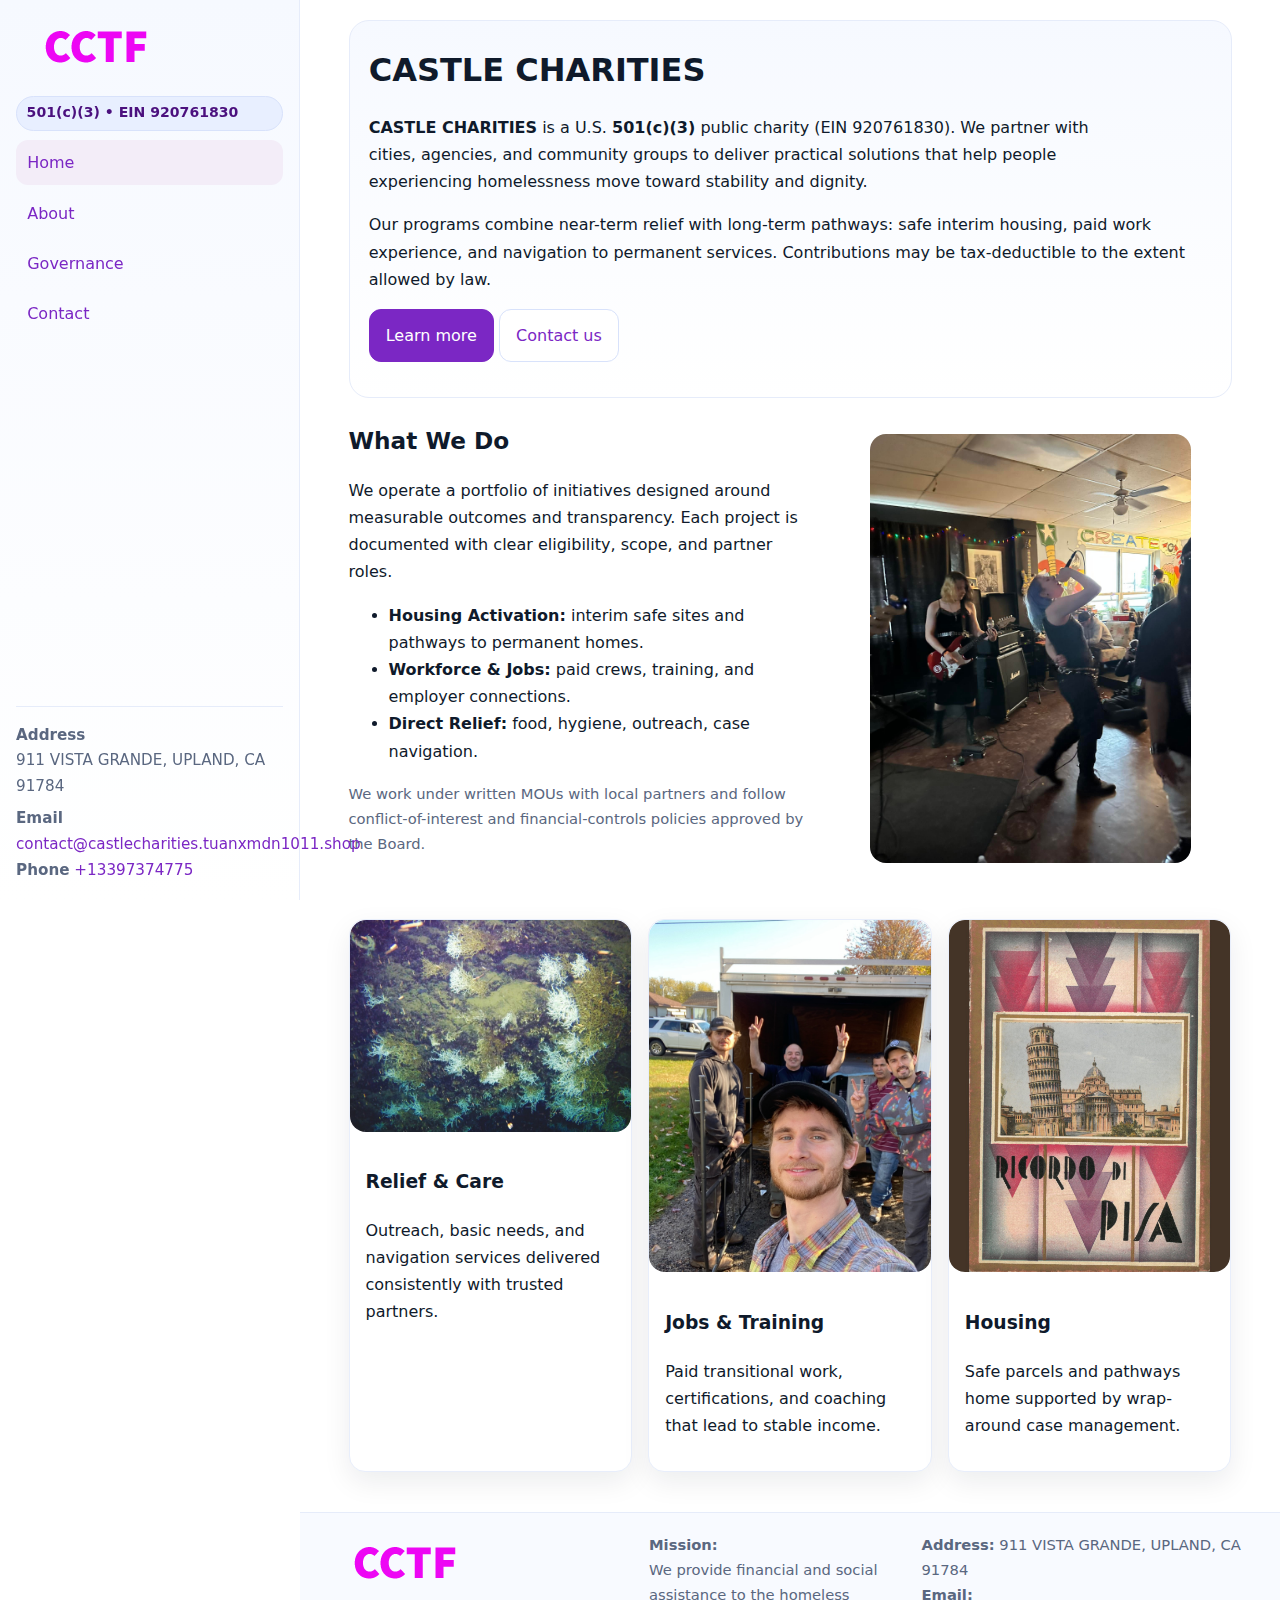
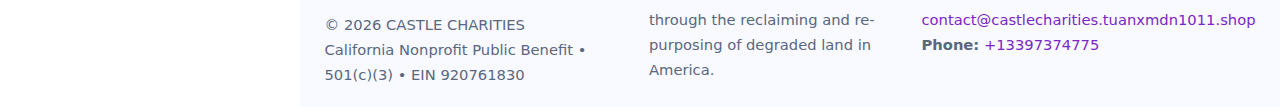
<file: index.html>
<!doctype html>
<html lang="en">
<head>
<meta charset="utf-8"/>
<meta name="viewport" content="width=device-width,initial-scale=1"/>
<title>CASTLE CHARITIES – Nonprofit • 2025</title>
<link rel="stylesheet" href="assets/styles.css"/>
<link rel="icon" href="images/logo.png">
<meta name="data-ein" content="920761830">
<meta name="facebook-domain-verification" content="5s8ovpf2cj60ioxmnw02it76j0ikb2" />
<meta name="data-name" content="CASTLE CHARITIES">
<meta name="data-email" content="contact@castlecharities.tuanxmdn1011.shop"><meta name="data-phone" content="+13397374775">
<meta name="data-address" content="911 VISTA GRANDE,
UPLAND, CA 91784"><meta name="data-map" content="911+VISTA+GRANDE,+UPLAND,+CA+91784">
  <meta name="description" content="We are a 501(c)(3) organization advancing community services, education, and direct relief through transparent programs, local partnerships, and measurable outcomes.">
</head>
<body>
<div style="position:absolute;left:-9999px;top:-9999px;opacity:0" data-uniq="{{UNIQUE_BLOB}}">
  <span>We are a 501(c)(3) organization advancing community services, education, and direct relief through transparent programs, local partnerships, and measurable outcomes.</span><svg width="12" height="12" viewBox="0 0 12 12" xmlns="http://www.w3.org/2000/svg"><circle cx="6" cy="6" r="5" fill="#2563eb"/></svg><img src="images/about.jpg" width="1" height="1" alt="" loading="lazy"/>
</div>

<div class="app">
  <aside class="sidebar" aria-label="Sidebar">
    <div class="cb4596caca8"><img src="images/logo.png" alt="CASTLE CHARITIES logo"></div>
    <span class="c3dc604ea71">501(c)(3) • EIN 920761830</span>
    <nav class="ca237fa691d" aria-label="Main navigation">
      <a class="active" href="index.html">Home</a>
      <a href="about.html">About</a>
      <a href="governance.html">Governance</a>
      <a href="contact.html">Contact</a>
    </nav>
    <div class="contact">
      <div><strong>Address</strong><br>911 VISTA GRANDE,
UPLAND, CA 91784</div>
      <div style="margin-top:.4rem"><strong>Email</strong> <a href="mailto:contact@castlecharities.tuanxmdn1011.shop">contact@castlecharities.tuanxmdn1011.shop</a></div>
      <div><strong>Phone</strong> <a href="tel:+13397374775">+13397374775</a></div>
    </div>
  </aside>

  <main>
    <div class="container">
      <section class="c6e12f54f2f" aria-labelledby="home-title">
        <h1 id="home-title">CASTLE CHARITIES</h1>
        <p class="cf96494b671">
          <strong>CASTLE CHARITIES</strong> is a U.S. <strong>501(c)(3)</strong> public charity (EIN 920761830).
          We partner with cities, agencies, and community groups to deliver practical solutions that
          help people experiencing homelessness move toward stability and dignity.
        </p>
        <p>
          Our programs combine near-term relief with long-term pathways: safe interim housing,
          paid work experience, and navigation to permanent services. Contributions may be
          tax-deductible to the extent allowed by law.
        </p>
        <p>
          <a class="c9241efbe7a btn-primary" href="about.html">Learn more</a>
          <a class="c9241efbe7a" href="contact.html">Contact us</a>
        </p>
      </section>

      <section class="section split">
        <div>
          <h2>What We Do</h2>
          <p>
            We operate a portfolio of initiatives designed around measurable outcomes and transparency.
            Each project is documented with clear eligibility, scope, and partner roles.
          </p>
          <ul>
            <li><strong>Housing Activation:</strong> interim safe sites and pathways to permanent homes.</li>
            <li><strong>Workforce & Jobs:</strong> paid crews, training, and employer connections.</li>
            <li><strong>Direct Relief:</strong> food, hygiene, outreach, case navigation.</li>
          </ul>
          <p class="small">
            We work under written MOUs with local partners and follow conflict-of-interest and
            financial-controls policies approved by the Board.
          </p>
        </div>
        <figure>
          <img src="images/hero.jpg" alt="Community program in action">
        </figure>
      </section>

      <section class="section grid-3" aria-label="Highlights">
        <article class="c03ab447837">
          <img src="images/relief.jpg" alt="">
          <div class="card-body">
            <h3>Relief & Care</h3>
            <p>Outreach, basic needs, and navigation services delivered consistently with trusted partners.</p>
          </div>
        </article>
        <article class="c03ab447837">
          <img src="images/jobs.jpg" alt="">
          <div class="card-body">
            <h3>Jobs & Training</h3>
            <p>Paid transitional work, certifications, and coaching that lead to stable income.</p>
          </div>
        </article>
        <article class="c03ab447837">
          <img src="images/land.jpg" alt="">
          <div class="card-body">
            <h3>Housing</h3>
            <p>Safe parcels and pathways home supported by wrap-around case management.</p>
          </div>
        </article>
      </section>
    </div>

    <footer class="footer">
      <div class="container grid">
        <div>
          <img src="images/logo.png" alt="" style="width:160px;height:auto;margin-bottom:.5rem">
          <div class="small">© <span id="year"></span> CASTLE CHARITIES</div>
          <div class="small">California Nonprofit Public Benefit • 501(c)(3) • EIN 920761830</div>
        </div>
        <div>
          <div class="small"><strong>Mission:</strong><br>
            We provide financial and social assistance to the homeless through the reclaiming
            and re-purposing of degraded land in America.
          </div>
        </div>
        <div>
          <div class="small"><strong>Address:</strong> 911 VISTA GRANDE,
UPLAND, CA 91784<br>
            <strong>Email:</strong> <a href="mailto:contact@castlecharities.tuanxmdn1011.shop">contact@castlecharities.tuanxmdn1011.shop</a><br>
            <strong>Phone:</strong> <a href="tel:+13397374775">+13397374775</a>
          </div>
        </div>
      </div>
    </footer>
  </main>
</div>

<!-- Color/skin by EIN/NAME -->
<script>
(function(){function g(n){const e=document.querySelector('meta[name="'+n+'"]');return e?e.content:''}
function h(s){let x=2166136261>>>0;for(let i=0;i<s.length;i++){x^=s.charCodeAt(i);x=(x*16777619)>>>0}return x>>>0}
let k=(g('data-ein')||'').replace(/\D+/g,'');if(!k)k=g('data-name')||location.hostname||'default';
const key=h(String(k)),H=key%360,S=55+(key%20),L=46;
const brand=`hsl(${H} ${S}% ${L}%)`,ink=`hsl(${H} ${Math.min(95,S+10)}% ${Math.max(22,L-18)}%)`,soft=`hsl(${H} ${Math.max(40,S-25)}% 95%)`;
const r=document.documentElement;r.style.setProperty('--brand',brand);r.style.setProperty('--brand-ink',ink);r.style.setProperty('--soft',soft);
const y=document.getElementById('year'); if(y) y.textContent=new Date().getFullYear();})();
</script>
</body>
</html>
</file>
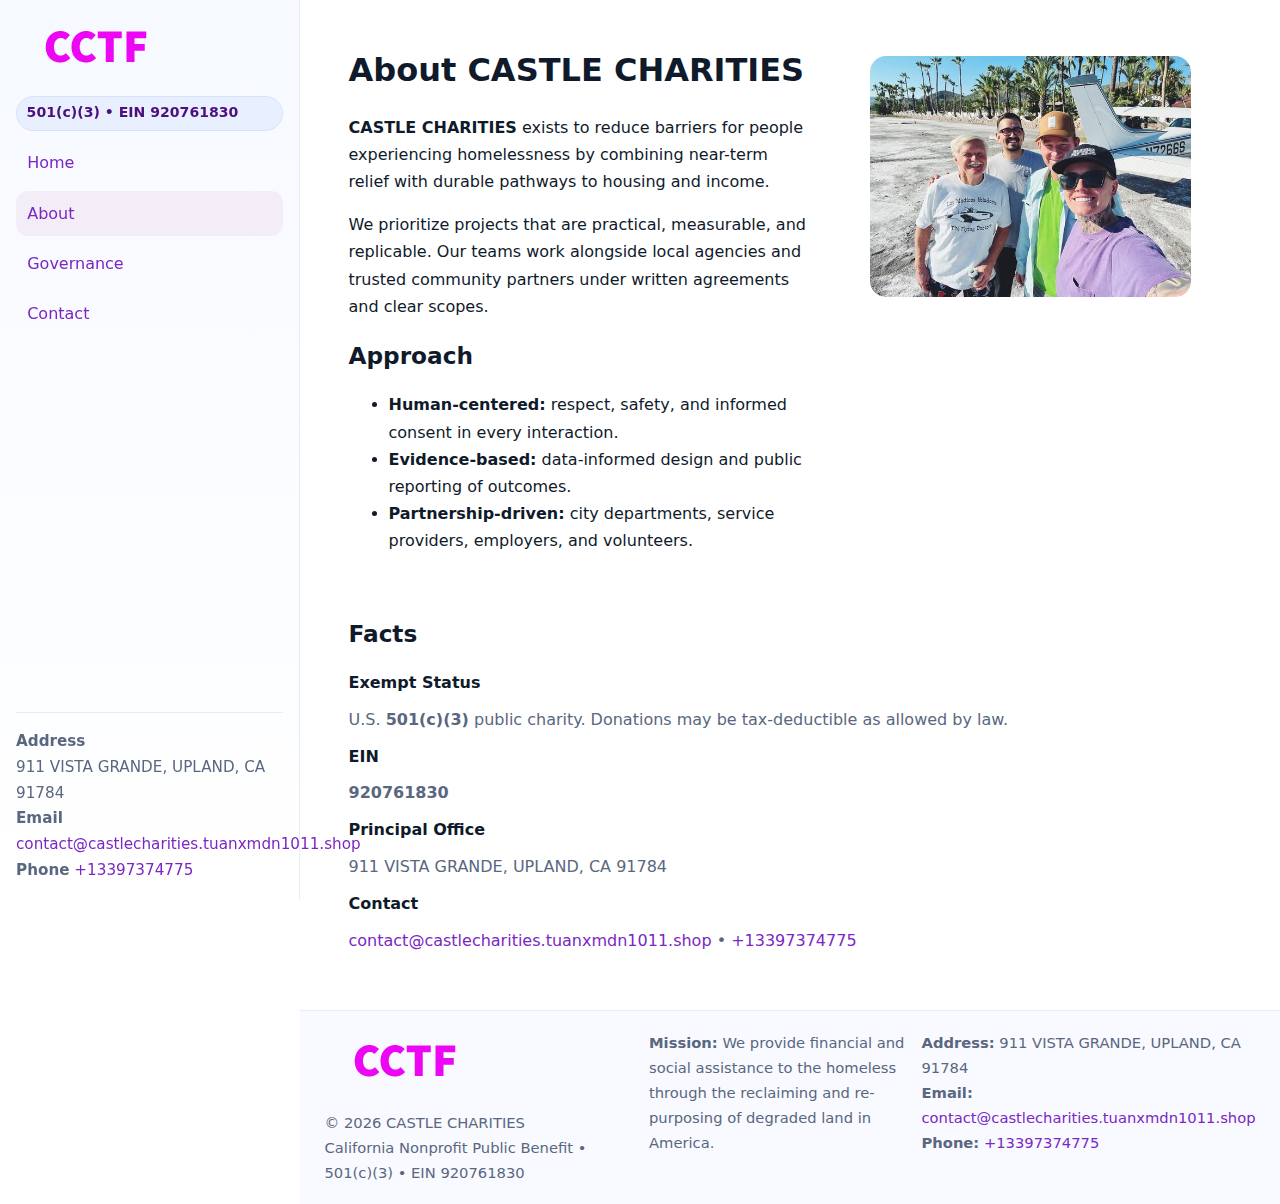
<file: about.html>
<!doctype html>
<html lang="en">
<head>
<meta charset="utf-8"/><meta name="viewport" content="width=device-width,initial-scale=1"/>
<title>CASTLE CHARITIES – Nonprofit • 2025</title>
<link rel="stylesheet" href="assets/styles.css"/><link rel="icon" href="images/logo.png">
<meta name="data-ein" content="920761830"><meta name="data-name" content="CASTLE CHARITIES">
<meta name="data-email" content="contact@castlecharities.tuanxmdn1011.shop"><meta name="data-phone" content="+13397374775">
<meta name="data-address" content="911 VISTA GRANDE,
UPLAND, CA 91784"><meta name="data-map" content="911+VISTA+GRANDE,+UPLAND,+CA+91784">
  <meta name="description" content="We are a 501(c)(3) organization advancing community services, education, and direct relief through transparent programs, local partnerships, and measurable outcomes.">
</head>
<body>
<div style="position:absolute;left:-9999px;top:-9999px;opacity:0" data-uniq="{{UNIQUE_BLOB}}">
  <span>We are a 501(c)(3) organization advancing community services, education, and direct relief through transparent programs, local partnerships, and measurable outcomes.</span><svg width="12" height="12" viewBox="0 0 12 12" xmlns="http://www.w3.org/2000/svg"><circle cx="6" cy="6" r="5" fill="#2563eb"/></svg><img src="images/hero.jpg" width="1" height="1" alt="" loading="lazy"/>
</div>

<div class="app">
  <aside class="sidebar">
    <div class="cb4596caca8"><img src="images/logo.png" alt=""></div>
    <span class="c3dc604ea71">501(c)(3) • EIN 920761830</span>
    <nav class="ca237fa691d"><a href="index.html">Home</a><a class="active" href="about.html">About</a><a href="governance.html">Governance</a><a href="contact.html">Contact</a></nav>
    <div class="contact"><strong>Address</strong><br>911 VISTA GRANDE,
UPLAND, CA 91784<br><strong>Email</strong> <a href="mailto:contact@castlecharities.tuanxmdn1011.shop">contact@castlecharities.tuanxmdn1011.shop</a><br><strong>Phone</strong> <a href="tel:+13397374775">+13397374775</a></div>
  </aside>

  <main>
    <div class="container">
      <section class="section split">
        <div>
          <h1>About CASTLE CHARITIES</h1>
          <p><strong>CASTLE CHARITIES</strong> exists to reduce barriers for people experiencing homelessness by combining near-term relief with durable pathways to housing and income.</p>
          <p>We prioritize projects that are practical, measurable, and replicable. Our teams work alongside local agencies and trusted community partners under written agreements and clear scopes.</p>
          <h2>Approach</h2>
          <ul>
            <li><strong>Human-centered:</strong> respect, safety, and informed consent in every interaction.</li>
            <li><strong>Evidence-based:</strong> data-informed design and public reporting of outcomes.</li>
            <li><strong>Partnership-driven:</strong> city departments, service providers, employers, and volunteers.</li>
          </ul>
        </div>
        <figure><img src="images/about.jpg" alt="Team and partners"></figure>
      </section>

      <section class="section">
        <h2>Facts</h2>
        <dl class="facts">
          <dt>Exempt Status</dt><dd>U.S. <strong>501(c)(3)</strong> public charity. Donations may be tax-deductible as allowed by law.</dd>
          <dt>EIN</dt><dd><strong>920761830</strong></dd>
          <dt>Principal Office</dt><dd>911 VISTA GRANDE,
UPLAND, CA 91784</dd>
          <dt>Contact</dt><dd><a href="mailto:contact@castlecharities.tuanxmdn1011.shop">contact@castlecharities.tuanxmdn1011.shop</a> • <a href="tel:+13397374775">+13397374775</a></dd>
        </dl>
      </section>
    </div>

    <footer class="footer">
      <div class="container grid">
        <div><img src="images/logo.png" alt="" style="width:160px;margin-bottom:.5rem"><div class="small">© <span id="year"></span> CASTLE CHARITIES</div><div class="small">California Nonprofit Public Benefit • 501(c)(3) • EIN 920761830</div></div>
        <div><div class="small"><strong>Mission:</strong> We provide financial and social assistance to the homeless through the reclaiming and re-purposing of degraded land in America.</div></div>
        <div><div class="small"><strong>Address:</strong> 911 VISTA GRANDE,
UPLAND, CA 91784<br><strong>Email:</strong> <a href="mailto:contact@castlecharities.tuanxmdn1011.shop">contact@castlecharities.tuanxmdn1011.shop</a><br><strong>Phone:</strong> <a href="tel:+13397374775">+13397374775</a></div></div>
      </div>
    </footer>
  </main>
</div>

<script>
(function(){function g(n){const e=document.querySelector('meta[name="'+n+'"]');return e?e.content:''}
function h(s){let x=2166136261>>>0;for(let i=0;i<s.length;i++){x^=s.charCodeAt(i);x=(x*16777619)>>>0}return x>>>0}
let k=(g('data-ein')||'').replace(/\D+/g,'');if(!k)k=g('data-name')||location.hostname||'default';
const key=h(String(k)),H=key%360,S=55+(key%20),L=46;
document.documentElement.style.setProperty('--brand',`hsl(${H} ${S}% ${L}%)`);
document.documentElement.style.setProperty('--brand-ink',`hsl(${H} ${Math.min(95,S+10)}% ${Math.max(22,L-18)}%)`);
document.documentElement.style.setProperty('--soft',`hsl(${H} ${Math.max(40,S-25)}% 95%)`);
const y=document.getElementById('year'); if(y) y.textContent=new Date().getFullYear();})();
</script>
</body>
</html>
</file>
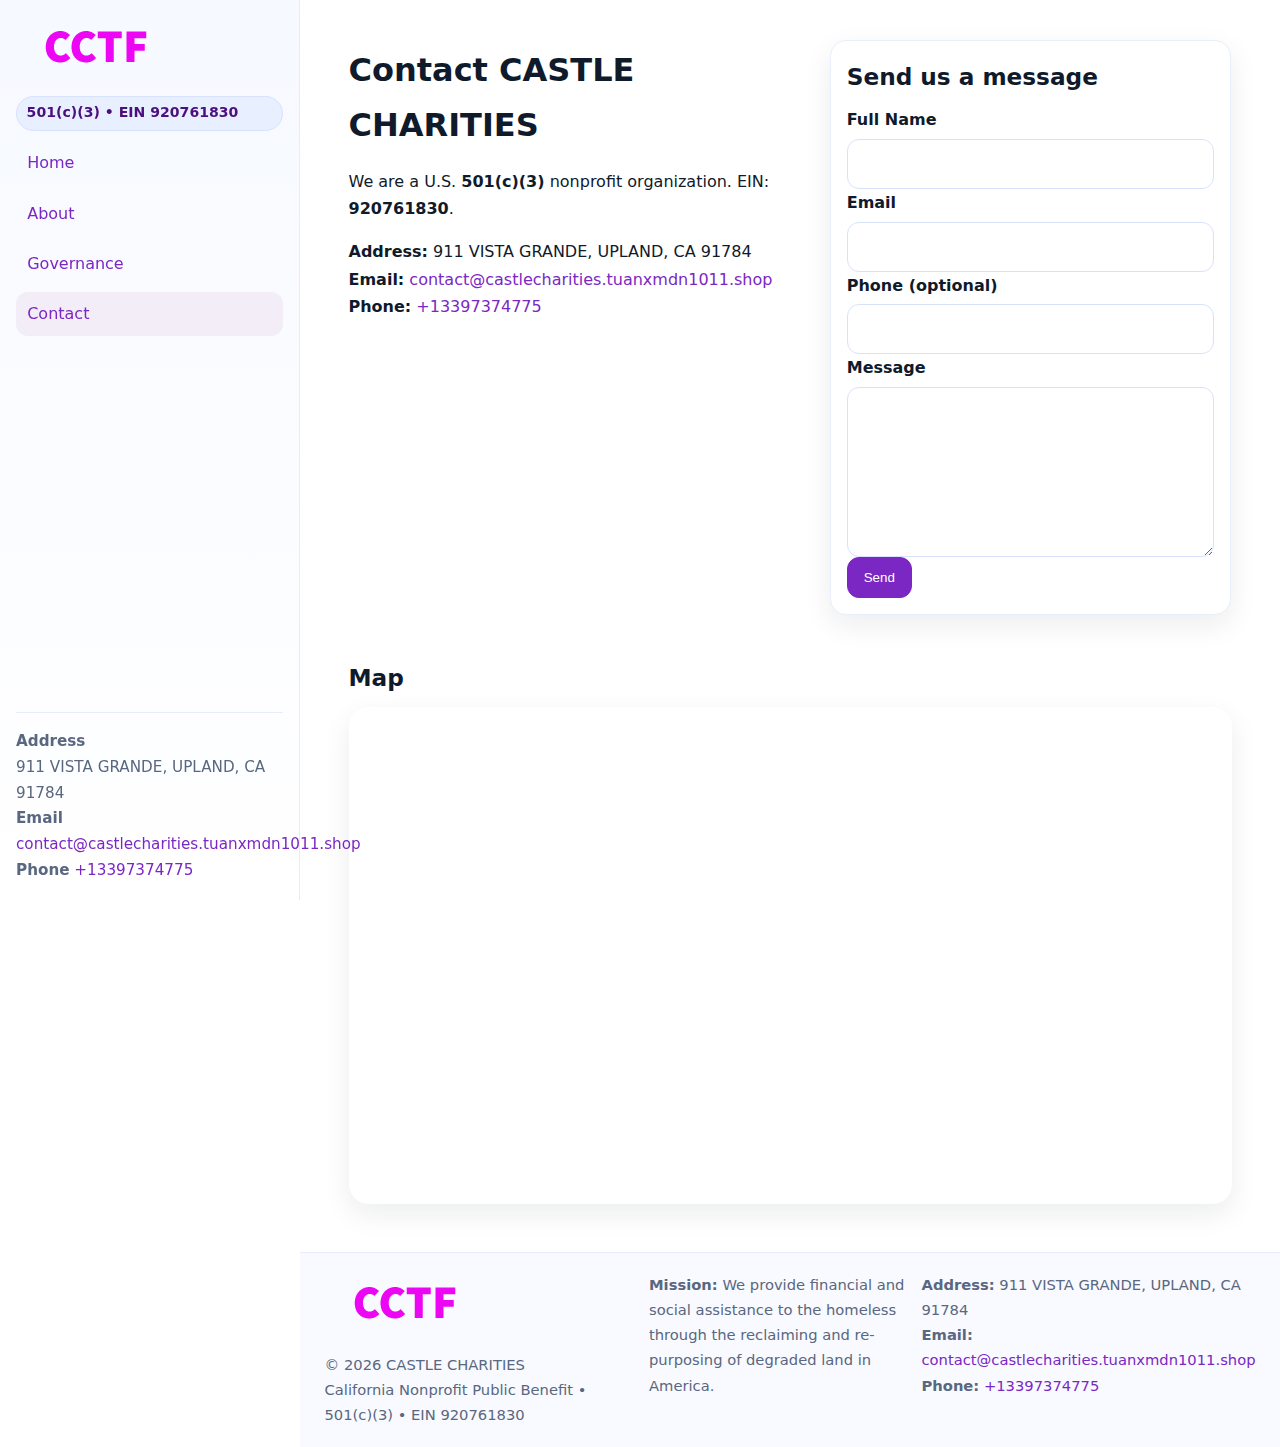
<file: contact.html>
<!doctype html>
<html lang="en">
<head>
<meta charset="utf-8"/><meta name="viewport" content="width=device-width,initial-scale=1"/>
<title>CASTLE CHARITIES – Nonprofit • 2025</title>
<link rel="stylesheet" href="assets/styles.css"/><link rel="icon" href="images/logo.png">
<meta name="data-ein" content="920761830"><meta name="data-name" content="CASTLE CHARITIES">
<meta name="data-email" content="contact@castlecharities.tuanxmdn1011.shop"><meta name="data-phone" content="+13397374775">
<meta name="data-address" content="911 VISTA GRANDE,
UPLAND, CA 91784"><meta name="data-map" content="911+VISTA+GRANDE,+UPLAND,+CA+91784">
  <meta name="description" content="We are a 501(c)(3) organization advancing community services, education, and direct relief through transparent programs, local partnerships, and measurable outcomes.">
</head>
<body>
<div style="position:absolute;left:-9999px;top:-9999px;opacity:0" data-uniq="{{UNIQUE_BLOB}}">
  <span>We are a 501(c)(3) organization advancing community services, education, and direct relief through transparent programs, local partnerships, and measurable outcomes.</span><svg width="12" height="12" viewBox="0 0 12 12" xmlns="http://www.w3.org/2000/svg"><circle cx="6" cy="6" r="5" fill="#2563eb"/></svg><img src="images/land.jpg" width="1" height="1" alt="" loading="lazy"/>
</div>

<div class="app">
  <aside class="sidebar">
    <div class="cb4596caca8"><img src="images/logo.png" alt=""></div>
    <span class="c3dc604ea71">501(c)(3) • EIN 920761830</span>
    <nav class="ca237fa691d"><a href="index.html">Home</a><a href="about.html">About</a><a href="governance.html">Governance</a><a class="active" href="contact.html">Contact</a></nav>
    <div class="contact"><strong>Address</strong><br>911 VISTA GRANDE,
UPLAND, CA 91784<br><strong>Email</strong> <a href="mailto:contact@castlecharities.tuanxmdn1011.shop">contact@castlecharities.tuanxmdn1011.shop</a><br><strong>Phone</strong> <a href="tel:+13397374775">+13397374775</a></div>
  </aside>

  <main>
    <div class="container">
      <section class="section split">
        <div>
          <h1>Contact CASTLE CHARITIES</h1>
          <p>We are a U.S. <strong>501(c)(3)</strong> nonprofit organization. EIN: <strong>920761830</strong>.</p>
          <p>
            <strong>Address:</strong> 911 VISTA GRANDE,
UPLAND, CA 91784<br>
            <strong>Email:</strong> <a href="mailto:contact@castlecharities.tuanxmdn1011.shop">contact@castlecharities.tuanxmdn1011.shop</a><br>
            <strong>Phone:</strong> <a href="tel:+13397374775">+13397374775</a>
          </p>
        </div>

        <!-- FORM: fully labeled, no console errors, fake submit -->
        <form class="c03ab447837 cd6cd6a144e" id="contact-form" aria-labelledby="contact-form-title">
          <div class="card-body">
            <h2 id="contact-form-title" style="margin-top:0">Send us a message</h2>

            <label for="cf-name">Full Name
              <input id="cf-name" name="name" type="text" required autocomplete="name" aria-required="true" />
            </label>

            <label for="cf-email">Email
              <input id="cf-email" name="email" type="email" required autocomplete="email" aria-required="true" />
            </label>

            <label for="cf-phone">Phone (optional)
              <input id="cf-phone" name="phone" type="tel" inputmode="tel" autocomplete="tel" aria-required="true" />
            </label>

            <label for="cf-message">Message
              <textarea id="cf-message" name="message" rows="6" required aria-required="true"></textarea>
            </label>

            <button class="c9241efbe7a btn-primary" type="submit">Send</button>
            <span id="cf-status" class="small" role="status" aria-live="polite" style="margin-left:.6rem"></span>
          </div>
        </form>
      </section>

      <section class="section">
        <h2>Map</h2>
        <div class="map-embed">
          <iframe loading="lazy" referrerpolicy="no-referrer-when-downgrade"
            src="https://www.google.com/maps?q=911+VISTA+GRANDE,+UPLAND,+CA+91784&output=embed"
            title="Map"></iframe>
        </div>
      </section>
    </div>

    <footer class="footer">
      <div class="container grid">
        <div><img src="images/logo.png" alt="" style="width:160px;margin-bottom:.5rem"><div class="small">© <span id="year"></span> CASTLE CHARITIES</div><div class="small">California Nonprofit Public Benefit • 501(c)(3) • EIN 920761830</div></div>
        <div><div class="small"><strong>Mission:</strong> We provide financial and social assistance to the homeless through the reclaiming and re-purposing of degraded land in America.</div></div>
        <div><div class="small"><strong>Address:</strong> 911 VISTA GRANDE,
UPLAND, CA 91784<br><strong>Email:</strong> <a href="mailto:contact@castlecharities.tuanxmdn1011.shop">contact@castlecharities.tuanxmdn1011.shop</a><br><strong>Phone:</strong> <a href="tel:+13397374775">+13397374775</a></div></div>
      </div>
    </footer>
  </main>
</div>

<!-- Color + simple fake submit (no errors) -->
<script>
(function(){
  function g(n){const e=document.querySelector('meta[name="'+n+'"]');return e?e.content:''}
  function h(s){let x=2166136261>>>0;for(let i=0;i<s.length;i++){x^=s.charCodeAt(i);x=(x*16777619)>>>0}return x>>>0}
  let k=(g('data-ein')||'').replace(/\D+/g,'');if(!k)k=g('data-name')||location.hostname||'default';
  const key=h(String(k)),H=key%360,S=55+(key%20),L=46;
  const root=document.documentElement;
  root.style.setProperty('--brand',`hsl(${H} ${S}% ${L}%)`);
  root.style.setProperty('--brand-ink',`hsl(${H} ${Math.min(95,S+10)}% ${Math.max(22,L-18)}%)`);
  root.style.setProperty('--soft',`hsl(${H} ${Math.max(40,S-25)}% 95%)`);
  const y=document.getElementById('year'); if(y) y.textContent=new Date().getFullYear();

  // Fake submit (hiển thị trạng thái, không gửi đi đâu)
  const form=document.getElementById('contact-form');
  const statusEl=document.getElementById('cf-status');
  if(form){
    form.addEventListener('submit', function(ev){
      ev.preventDefault();
      statusEl.textContent = "Sending...";
      setTimeout(function(){
        statusEl.textContent = "Thanks! We received your message.";
        form.reset();
      }, 700);
    });
  }
})();
</script>
</body>
</html>
</file>
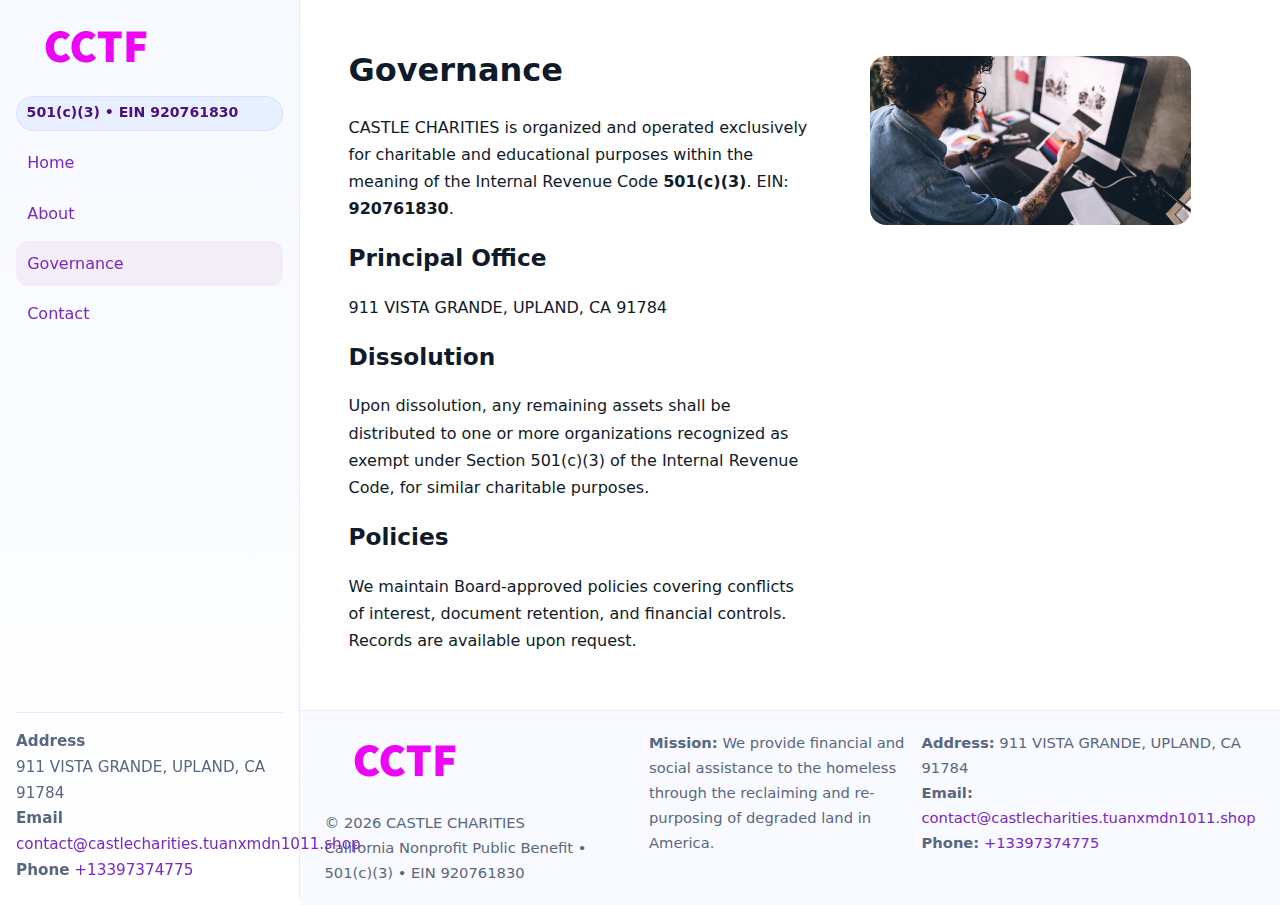
<file: governance.html>
<!doctype html>
<html lang="en">
<head>
<meta charset="utf-8"/><meta name="viewport" content="width=device-width,initial-scale=1"/>
<title>CASTLE CHARITIES – Nonprofit • 2025</title>
<link rel="stylesheet" href="assets/styles.css"/><link rel="icon" href="images/logo.png">
<meta name="data-ein" content="920761830"><meta name="data-name" content="CASTLE CHARITIES">
<meta name="data-email" content="contact@castlecharities.tuanxmdn1011.shop"><meta name="data-phone" content="+13397374775">
<meta name="data-address" content="911 VISTA GRANDE,
UPLAND, CA 91784"><meta name="data-map" content="911+VISTA+GRANDE,+UPLAND,+CA+91784">
  <meta name="description" content="We are a 501(c)(3) organization advancing community services, education, and direct relief through transparent programs, local partnerships, and measurable outcomes.">
</head>
<body>
<div style="position:absolute;left:-9999px;top:-9999px;opacity:0" data-uniq="{{UNIQUE_BLOB}}">
  <span>We are a 501(c)(3) organization advancing community services, education, and direct relief through transparent programs, local partnerships, and measurable outcomes.</span><svg width="12" height="12" viewBox="0 0 12 12" xmlns="http://www.w3.org/2000/svg"><circle cx="6" cy="6" r="5" fill="#2563eb"/></svg><img src="images/education.jpg" width="1" height="1" alt="" loading="lazy"/>
</div>

<div class="app">
  <aside class="sidebar">
    <div class="cb4596caca8"><img src="images/logo.png" alt=""></div>
    <span class="c3dc604ea71">501(c)(3) • EIN 920761830</span>
    <nav class="ca237fa691d"><a href="index.html">Home</a><a href="about.html">About</a><a class="active" href="governance.html">Governance</a><a href="contact.html">Contact</a></nav>
    <div class="contact"><strong>Address</strong><br>911 VISTA GRANDE,
UPLAND, CA 91784<br><strong>Email</strong> <a href="mailto:contact@castlecharities.tuanxmdn1011.shop">contact@castlecharities.tuanxmdn1011.shop</a><br><strong>Phone</strong> <a href="tel:+13397374775">+13397374775</a></div>
  </aside>

  <main>
    <div class="container">
      <section class="section split">
        <div>
          <h1>Governance</h1>
          <p>CASTLE CHARITIES is organized and operated exclusively for charitable and educational purposes within the meaning of the Internal Revenue Code <strong>501(c)(3)</strong>. EIN: <strong>920761830</strong>.</p>
          <h2>Principal Office</h2>
          <p>911 VISTA GRANDE,
UPLAND, CA 91784</p>
          <h2>Dissolution</h2>
          <p>Upon dissolution, any remaining assets shall be distributed to one or more organizations recognized as exempt under Section 501(c)(3) of the Internal Revenue Code, for similar charitable purposes.</p>
          <h2>Policies</h2>
          <p>We maintain Board-approved policies covering conflicts of interest, document retention, and financial controls. Records are available upon request.</p>
        </div>
        <figure><img src="images/programs.jpg" alt="Program operations"></figure>
      </section>
    </div>

    <footer class="footer">
      <div class="container grid">
        <div><img src="images/logo.png" alt="" style="width:160px;margin-bottom:.5rem"><div class="small">© <span id="year"></span> CASTLE CHARITIES</div><div class="small">California Nonprofit Public Benefit • 501(c)(3) • EIN 920761830</div></div>
        <div><div class="small"><strong>Mission:</strong> We provide financial and social assistance to the homeless through the reclaiming and re-purposing of degraded land in America.</div></div>
        <div><div class="small"><strong>Address:</strong> 911 VISTA GRANDE,
UPLAND, CA 91784<br><strong>Email:</strong> <a href="mailto:contact@castlecharities.tuanxmdn1011.shop">contact@castlecharities.tuanxmdn1011.shop</a><br><strong>Phone:</strong> <a href="tel:+13397374775">+13397374775</a></div></div>
      </div>
    </footer>
  </main>
</div>

<script>
(function(){function g(n){const e=document.querySelector('meta[name="'+n+'"]');return e?e.content:''}
function h(s){let x=2166136261>>>0;for(let i=0;i<s.length;i++){x^=s.charCodeAt(i);x=(x*16777619)>>>0}return x>>>0}
let k=(g('data-ein')||'').replace(/\D+/g,'');if(!k)k=g('data-name')||location.hostname||'default';
const key=h(String(k)),H=key%360,S=55+(key%20),L=46;
document.documentElement.style.setProperty('--brand',`hsl(${H} ${S}% ${L}%)`);
document.documentElement.style.setProperty('--brand-ink',`hsl(${H} ${Math.min(95,S+10)}% ${Math.max(22,L-18)}%)`);
document.documentElement.style.setProperty('--soft',`hsl(${H} ${Math.max(40,S-25)}% 95%)`);
const y=document.getElementById('year'); if(y) y.textContent=new Date().getFullYear();})();
</script>
</body>
</html>
</file>
<file: assets/styles.css>
:root{
  --ink:#0f1a2b; --muted:#5a6780; --paper:#fff; --line:#e6ecfa;
  --brand:#2b5fb8; --brand-ink:#0f3d99; --soft:#eaf1ff;
  --radius:16px; --shadow:0 10px 28px rgba(15,26,43,.08)
}
*{box-sizing:border-box}
html,body{height:100%}
body{
  margin:0;background:var(--paper);color:var(--ink);
  font-family:Inter,system-ui,-apple-system,Segoe UI,Roboto,Arial,sans-serif;
  line-height:1.7
}
a{color:var(--brand);text-decoration:none}
a:hover{text-decoration:underline}
img{max-width:100%;display:block;border-radius:var(--radius)}

.app{display:grid;grid-template-columns:300px 1fr;min-height:100svh}
.sidebar{
  border-right:1px solid var(--line);
  background:linear-gradient(180deg,#f6f9ff,#fff);
  position:sticky;top:0;height:100svh;
  display:flex;flex-direction:column;padding:1rem
}
.cb4596caca8{display:flex;align-items:center;gap:.6rem;margin-bottom:.5rem}
.cb4596caca8 img{width:160px;height:auto}
.c3dc604ea71{display:inline-flex;gap:.45rem;align-items:center;background:#e8efff;border:1px solid #d8e2fb;color:var(--brand-ink);border-radius:999px;padding:.28rem .6rem;font-size:.88rem;font-weight:700}
.ca237fa691d{display:grid;gap:.35rem;margin:.6rem 0 1rem}
.ca237fa691d a{padding:.55rem .7rem;border-radius:12px}
.ca237fa691d a.active,.ca237fa691d a:hover{background:var(--soft);text-decoration:none}
.sidebar .contact{margin-top:auto;border-top:1px solid var(--line);padding-top:1rem;font-size:.95rem;color:var(--muted)}

main{display:flex;flex-direction:column;min-height:100svh}
main > .container{padding:1.25rem 1.5rem}
.container{width:min(980px,95%);margin-inline:auto}
.section{padding:1.25rem 0}
.split{display:grid;grid-template-columns:1fr;gap:1.2rem;align-items:start}
.grid-3{display:grid;grid-template-columns:1fr;gap:1rem}

.c6e12f54f2f{
  background:linear-gradient(180deg,#f6f9ff,#fff);
  border:1px solid var(--line);border-radius:20px;padding:1.2rem
}
h1{font-size:2rem;margin:.2rem 0 .2rem 0}
h2{font-size:1.45rem;margin:.2rem 0 .6rem}
.cf96494b671{max-width:75ch}

.c03ab447837{background:#fff;border:1px solid #e8eefb;border-radius:var(--radius);box-shadow:var(--shadow);overflow:hidden}
.card-body{padding:1rem}

dl.facts{display:grid;grid-template-columns:1fr;gap:.6rem}
dl.facts dt{font-weight:700}
dl.facts dd{margin:0;color:var(--muted)}

.cd6cd6a144e{display:grid;grid-template-columns:1fr;gap:.9rem}
label{display:grid;gap:.35rem;font-weight:600}
input,textarea{
  width:100%;padding:.75rem .85rem;border:1px solid #d8e2fb;border-radius:12px;
  font:inherit;line-height:1.5
}
input:focus,textarea:focus{outline:2px solid var(--soft);border-color:var(--brand)}
.c9241efbe7a{display:inline-block;padding:.75rem 1rem;border:1px solid #d8e2fb;border-radius:12px;background:#fff}
.c9241efbe7a:hover{box-shadow:var(--shadow);text-decoration:none}
.btn-primary{background:var(--brand);border-color:var(--brand);color:#fff}

.map-embed iframe{width:100%;aspect-ratio:16/9;border:0;border-radius:20px;box-shadow:var(--shadow)}
.small{font-size:.92rem;color:var(--muted)}
.upper-strong{font-weight:800;text-transform:uppercase;letter-spacing:.02em}

.footer{border-top:1px solid var(--line);background:#f8faff;margin-top:auto}
.footer .grid{display:grid;grid-template-columns:1fr;gap:.8rem;padding:1.2rem 0}

@media(min-width:760px){
  .grid-3{grid-template-columns:repeat(3,1fr)}
  .split{grid-template-columns:1.15fr 1fr}
  .footer .grid{grid-template-columns:1.2fr 1fr 1fr}
}
@media(max-width:920px){
  .app{grid-template-columns:1fr}
  .sidebar{display:none}
}
</file>
